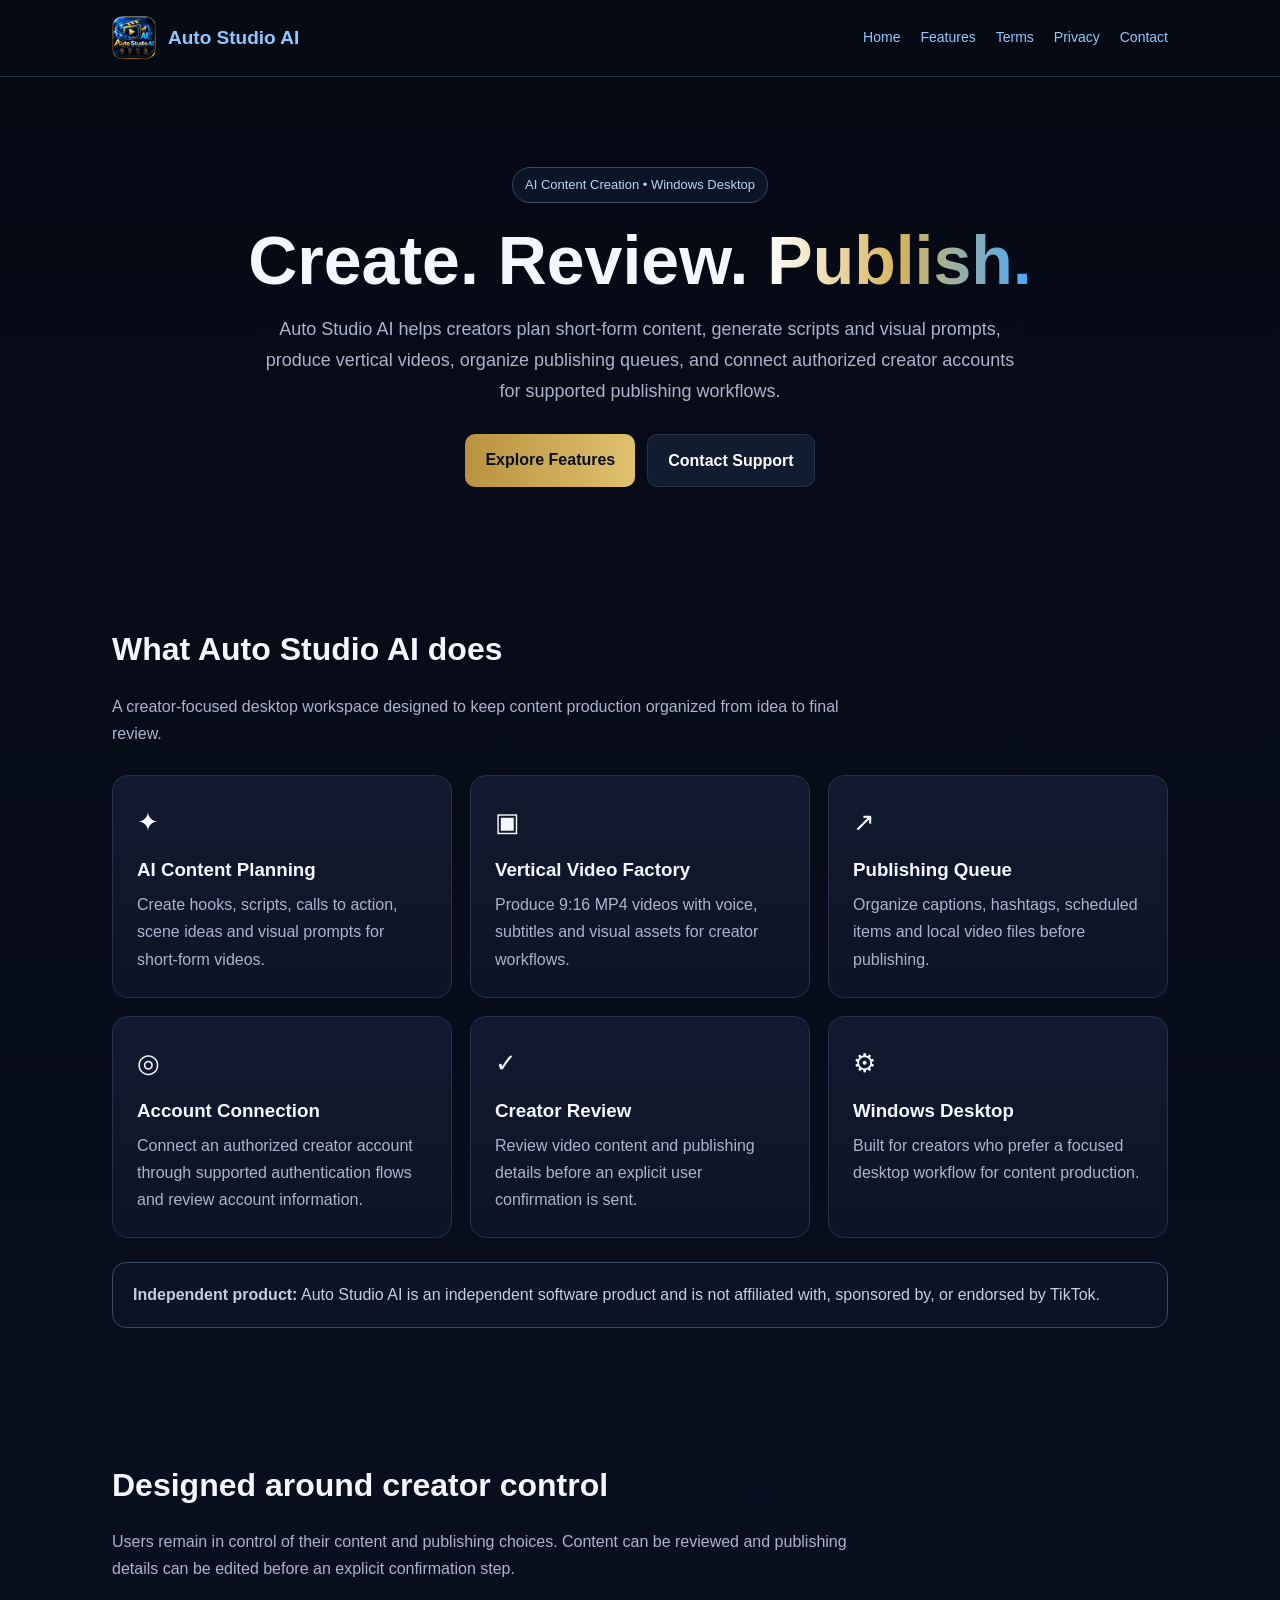
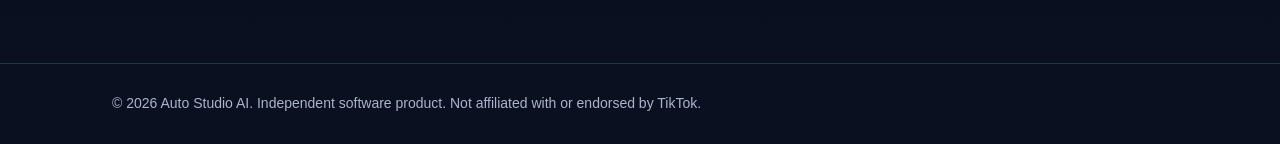
<file: index.html>
<!doctype html><html lang="en"><head><meta charset="utf-8">
<meta name="viewport" content="width=device-width,initial-scale=1"><meta name="description" content="Auto Studio AI is a desktop content creation and publishing assistant for creators.">
<title>Home | Auto Studio AI</title><link rel="stylesheet" href="style.css"></head><body>
<header><div class="container nav">
  <a class="brand" href="index.html"><img src="assets/auto-studio-ai-icon.png" alt="Auto Studio AI">Auto Studio AI</a>
  <nav class="navlinks">
    <a href="index.html">Home</a><a href="index.html#features">Features</a>
    <a href="terms.html">Terms</a><a href="privacy.html">Privacy</a><a href="contact.html">Contact</a>
  </nav>
</div></header>

<main>
<section class="hero"><div class="container">
<span class="badge">AI Content Creation • Windows Desktop</span>
<h1>Create. Review. <span class="gradient">Publish.</span></h1>
<p class="lead">Auto Studio AI helps creators plan short-form content, generate scripts and visual prompts, produce vertical videos, organize publishing queues, and connect authorized creator accounts for supported publishing workflows.</p>
<div class="btns"><a class="btn primary" href="#features">Explore Features</a><a class="btn" href="contact.html">Contact Support</a></div>
</div></section>

<section class="section" id="features"><div class="container">
<h2>What Auto Studio AI does</h2>
<p class="section-intro">A creator-focused desktop workspace designed to keep content production organized from idea to final review.</p>
<div class="grid">
<div class="card"><div class="icon">✦</div><h3>AI Content Planning</h3><p>Create hooks, scripts, calls to action, scene ideas and visual prompts for short-form videos.</p></div>
<div class="card"><div class="icon">▣</div><h3>Vertical Video Factory</h3><p>Produce 9:16 MP4 videos with voice, subtitles and visual assets for creator workflows.</p></div>
<div class="card"><div class="icon">↗</div><h3>Publishing Queue</h3><p>Organize captions, hashtags, scheduled items and local video files before publishing.</p></div>
<div class="card"><div class="icon">◎</div><h3>Account Connection</h3><p>Connect an authorized creator account through supported authentication flows and review account information.</p></div>
<div class="card"><div class="icon">✓</div><h3>Creator Review</h3><p>Review video content and publishing details before an explicit user confirmation is sent.</p></div>
<div class="card"><div class="icon">⚙</div><h3>Windows Desktop</h3><p>Built for creators who prefer a focused desktop workflow for content production.</p></div>
</div>
<div class="notice"><strong>Independent product:</strong> Auto Studio AI is an independent software product and is not affiliated with, sponsored by, or endorsed by TikTok.</div>
</div></section>

<section class="section"><div class="container">
<h2>Designed around creator control</h2>
<p class="section-intro">Users remain in control of their content and publishing choices. Content can be reviewed and publishing details can be edited before an explicit confirmation step.</p>
</div></section>
</main>

<footer><div class="container">© 2026 Auto Studio AI. Independent software product. Not affiliated with or endorsed by TikTok.</div></footer>
</body></html>
</file>
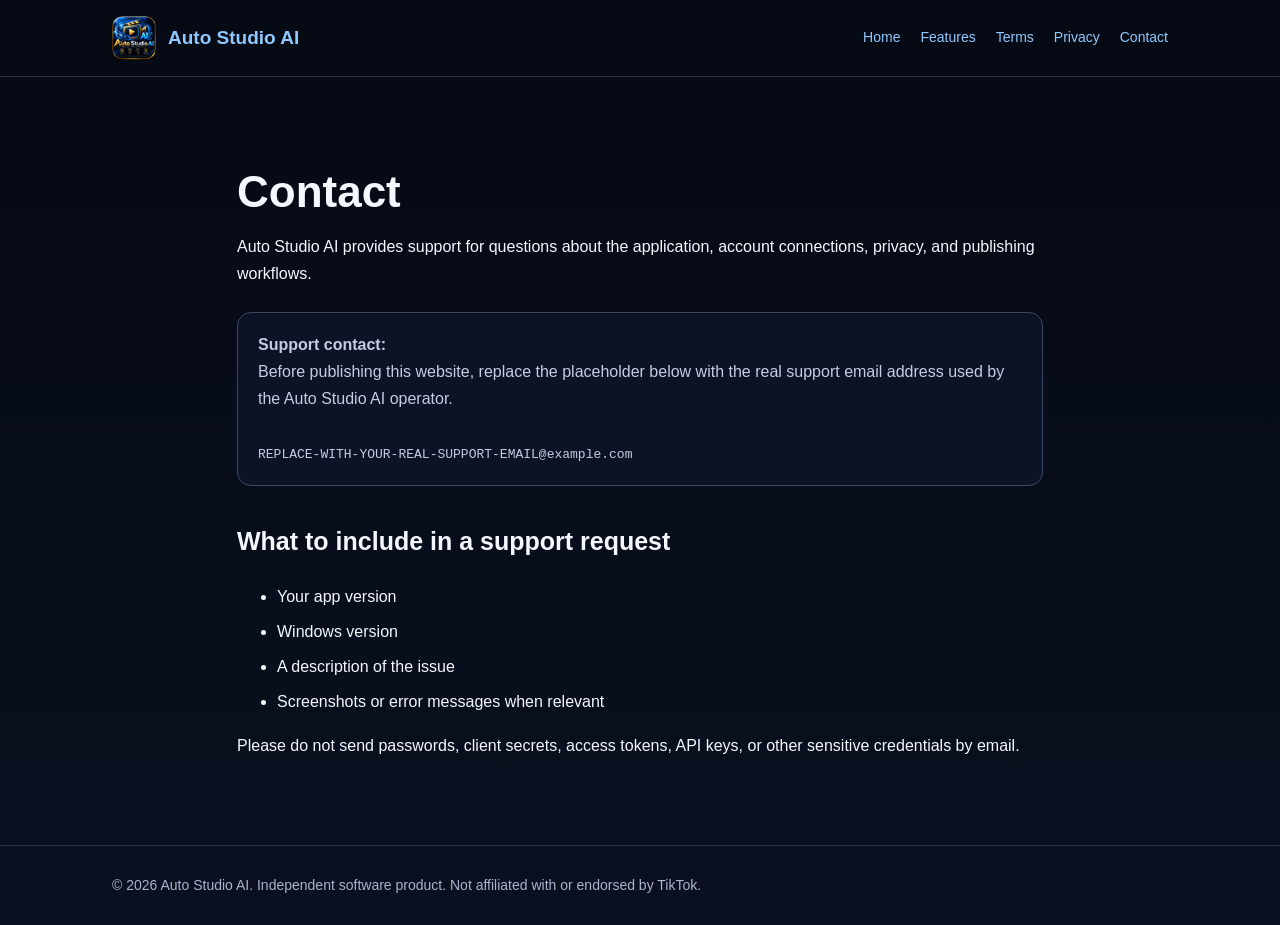
<file: contact.html>
<!doctype html><html lang="en"><head><meta charset="utf-8">
<meta name="viewport" content="width=device-width,initial-scale=1"><meta name="description" content="Auto Studio AI is a desktop content creation and publishing assistant for creators.">
<title>Contact | Auto Studio AI</title><link rel="stylesheet" href="style.css"></head><body>
<header><div class="container nav">
  <a class="brand" href="index.html"><img src="assets/auto-studio-ai-icon.png" alt="Auto Studio AI">Auto Studio AI</a>
  <nav class="navlinks">
    <a href="index.html">Home</a><a href="index.html#features">Features</a>
    <a href="terms.html">Terms</a><a href="privacy.html">Privacy</a><a href="contact.html">Contact</a>
  </nav>
</div></header>

<main><div class="container legal">
<h1>Contact</h1>
<p>Auto Studio AI provides support for questions about the application, account connections, privacy, and publishing workflows.</p>
<div class="notice">
<strong>Support contact:</strong><br>
Before publishing this website, replace the placeholder below with the real support email address used by the Auto Studio AI operator.
<br><br><code>REPLACE-WITH-YOUR-REAL-SUPPORT-EMAIL@example.com</code>
</div>
<h2>What to include in a support request</h2>
<ul><li>Your app version</li><li>Windows version</li><li>A description of the issue</li><li>Screenshots or error messages when relevant</li></ul>
<p>Please do not send passwords, client secrets, access tokens, API keys, or other sensitive credentials by email.</p>
</div></main>

<footer><div class="container">© 2026 Auto Studio AI. Independent software product. Not affiliated with or endorsed by TikTok.</div></footer>
</body></html>
</file>
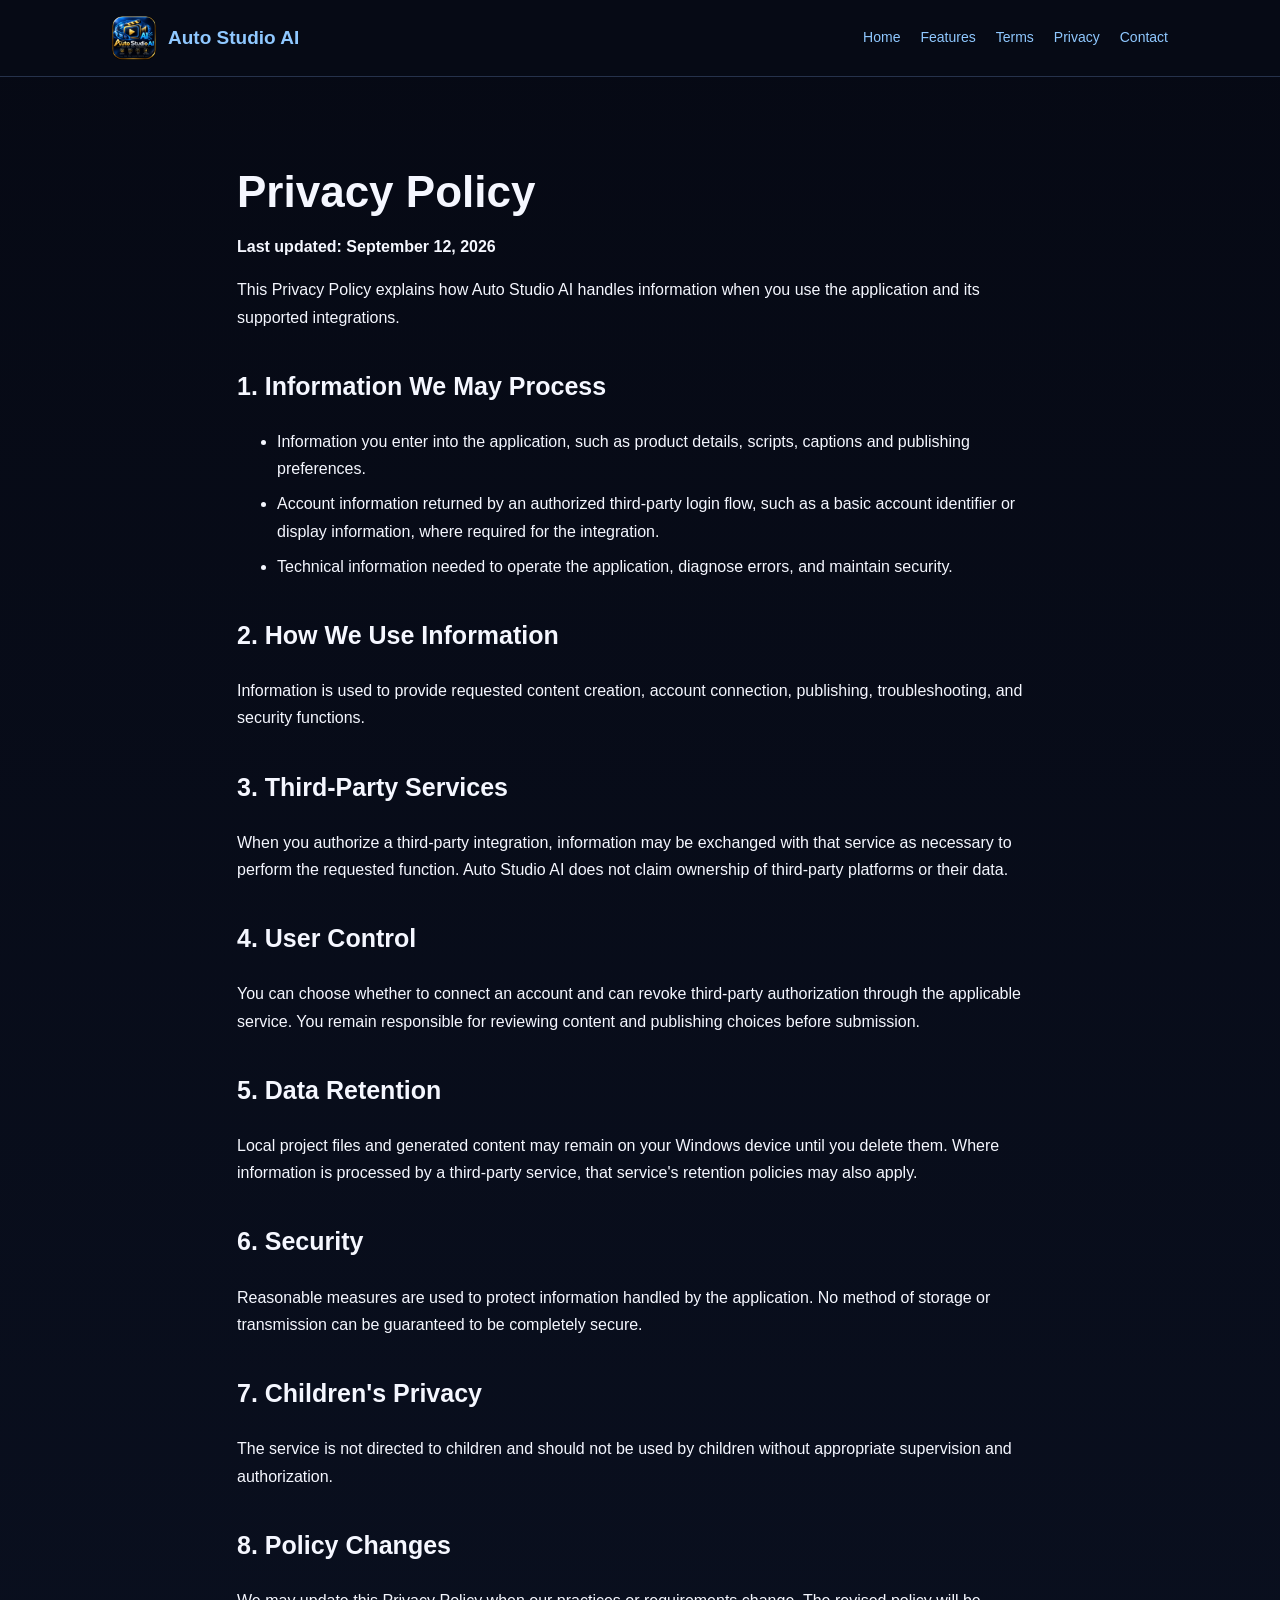
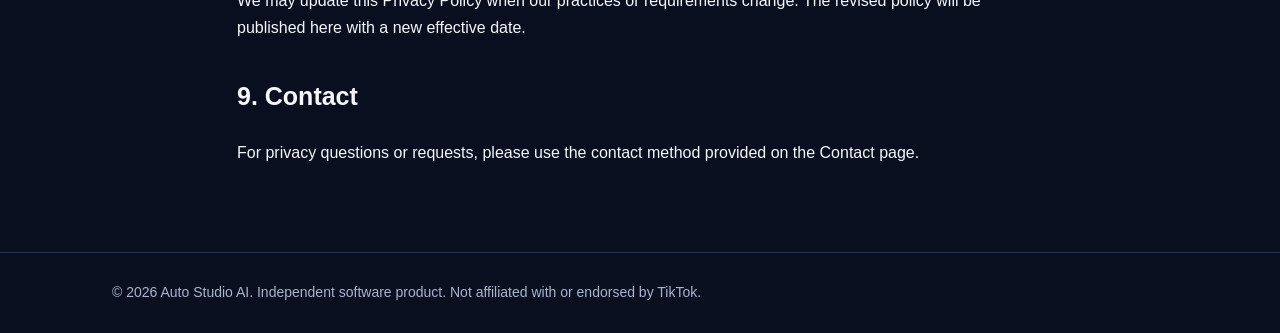
<file: privacy.html>
<!doctype html><html lang="en"><head><meta charset="utf-8">
<meta name="viewport" content="width=device-width,initial-scale=1"><meta name="description" content="Auto Studio AI is a desktop content creation and publishing assistant for creators.">
<title>Privacy Policy | Auto Studio AI</title><link rel="stylesheet" href="style.css"></head><body>
<header><div class="container nav">
  <a class="brand" href="index.html"><img src="assets/auto-studio-ai-icon.png" alt="Auto Studio AI">Auto Studio AI</a>
  <nav class="navlinks">
    <a href="index.html">Home</a><a href="index.html#features">Features</a>
    <a href="terms.html">Terms</a><a href="privacy.html">Privacy</a><a href="contact.html">Contact</a>
  </nav>
</div></header>

<main><div class="container legal">
<h1>Privacy Policy</h1>
<p><strong>Last updated: September 12, 2026</strong></p>
<p>This Privacy Policy explains how Auto Studio AI handles information when you use the application and its supported integrations.</p>
<h2>1. Information We May Process</h2><ul>
<li>Information you enter into the application, such as product details, scripts, captions and publishing preferences.</li>
<li>Account information returned by an authorized third-party login flow, such as a basic account identifier or display information, where required for the integration.</li>
<li>Technical information needed to operate the application, diagnose errors, and maintain security.</li>
</ul>
<h2>2. How We Use Information</h2><p>Information is used to provide requested content creation, account connection, publishing, troubleshooting, and security functions.</p>
<h2>3. Third-Party Services</h2><p>When you authorize a third-party integration, information may be exchanged with that service as necessary to perform the requested function. Auto Studio AI does not claim ownership of third-party platforms or their data.</p>
<h2>4. User Control</h2><p>You can choose whether to connect an account and can revoke third-party authorization through the applicable service. You remain responsible for reviewing content and publishing choices before submission.</p>
<h2>5. Data Retention</h2><p>Local project files and generated content may remain on your Windows device until you delete them. Where information is processed by a third-party service, that service's retention policies may also apply.</p>
<h2>6. Security</h2><p>Reasonable measures are used to protect information handled by the application. No method of storage or transmission can be guaranteed to be completely secure.</p>
<h2>7. Children's Privacy</h2><p>The service is not directed to children and should not be used by children without appropriate supervision and authorization.</p>
<h2>8. Policy Changes</h2><p>We may update this Privacy Policy when our practices or requirements change. The revised policy will be published here with a new effective date.</p>
<h2>9. Contact</h2><p>For privacy questions or requests, please use the contact method provided on the Contact page.</p>
</div></main>

<footer><div class="container">© 2026 Auto Studio AI. Independent software product. Not affiliated with or endorsed by TikTok.</div></footer>
</body></html>
</file>
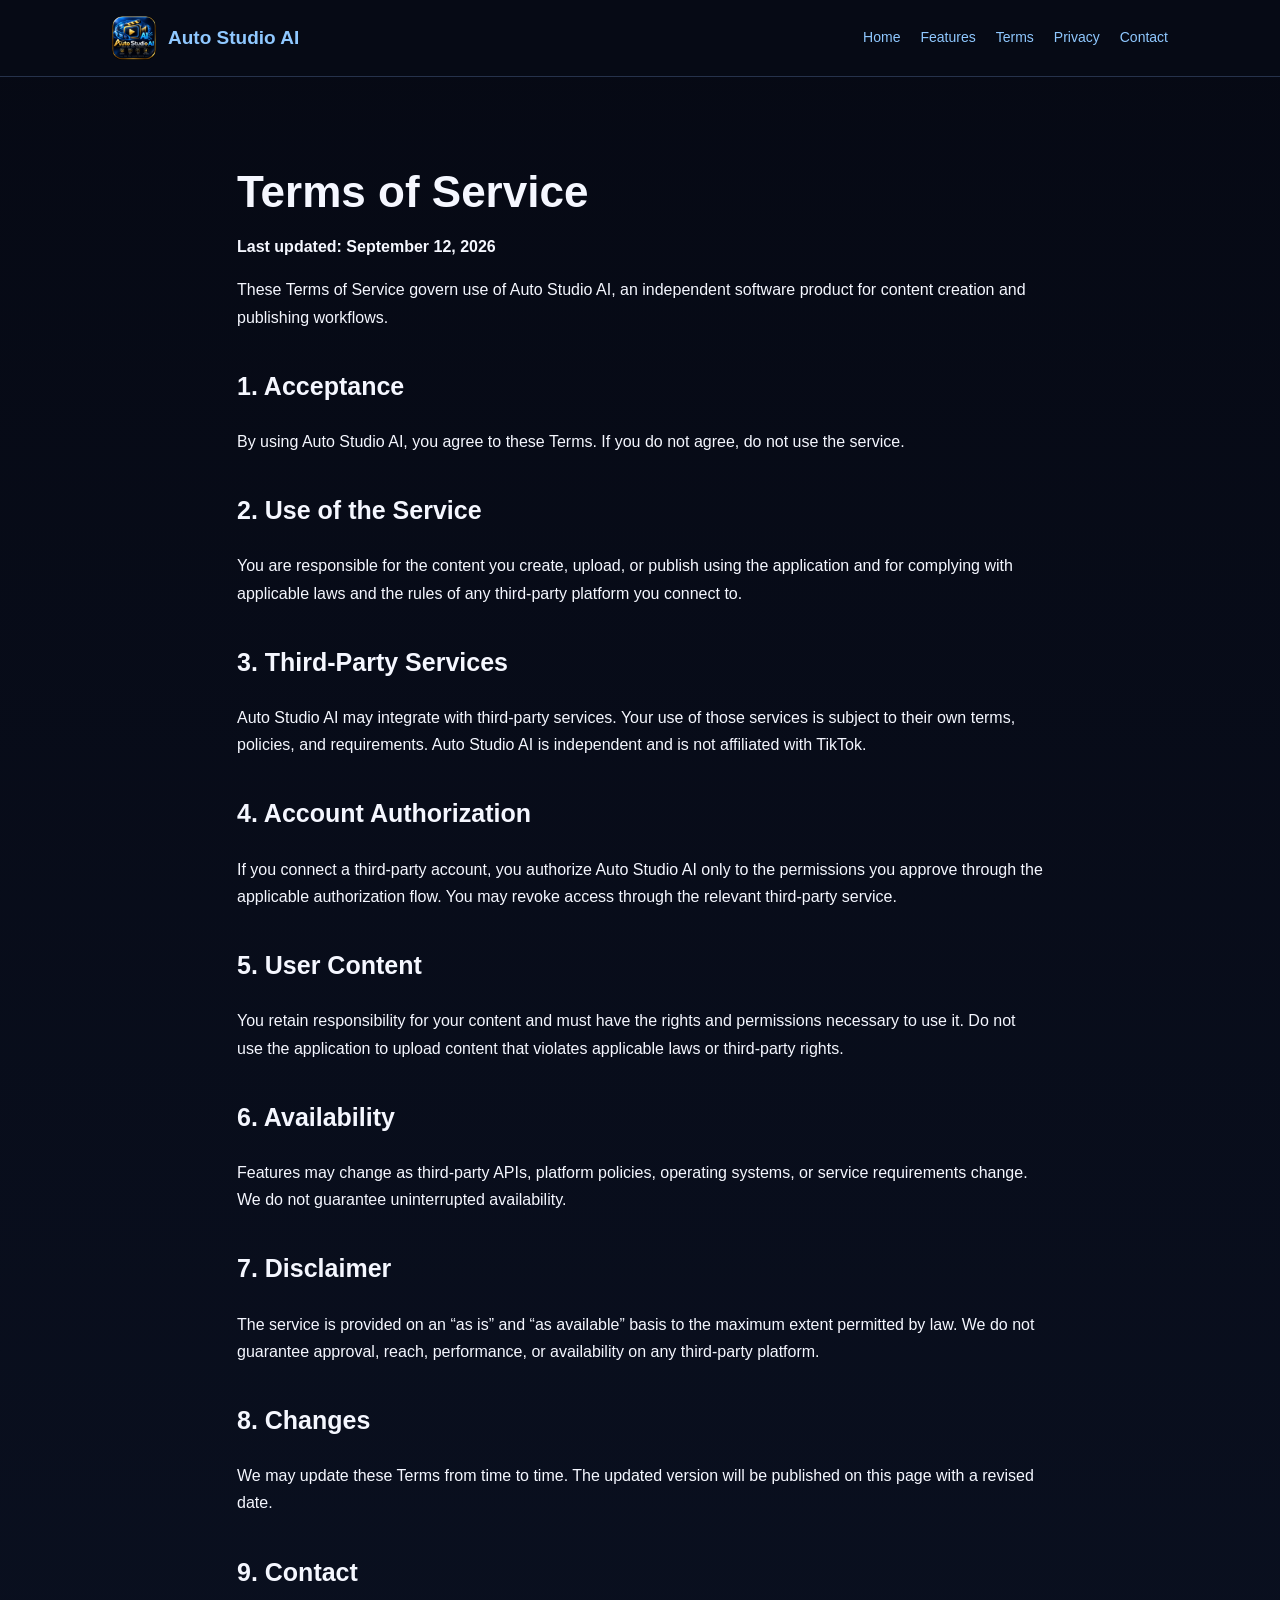
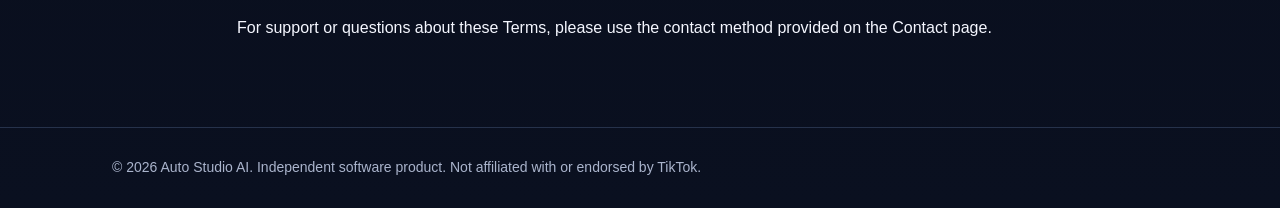
<file: terms.html>
<!doctype html><html lang="en"><head><meta charset="utf-8">
<meta name="viewport" content="width=device-width,initial-scale=1"><meta name="description" content="Auto Studio AI is a desktop content creation and publishing assistant for creators.">
<title>Terms of Service | Auto Studio AI</title><link rel="stylesheet" href="style.css"></head><body>
<header><div class="container nav">
  <a class="brand" href="index.html"><img src="assets/auto-studio-ai-icon.png" alt="Auto Studio AI">Auto Studio AI</a>
  <nav class="navlinks">
    <a href="index.html">Home</a><a href="index.html#features">Features</a>
    <a href="terms.html">Terms</a><a href="privacy.html">Privacy</a><a href="contact.html">Contact</a>
  </nav>
</div></header>

<main><div class="container legal">
<h1>Terms of Service</h1>
<p><strong>Last updated: September 12, 2026</strong></p>
<p>These Terms of Service govern use of Auto Studio AI, an independent software product for content creation and publishing workflows.</p>
<h2>1. Acceptance</h2><p>By using Auto Studio AI, you agree to these Terms. If you do not agree, do not use the service.</p>
<h2>2. Use of the Service</h2><p>You are responsible for the content you create, upload, or publish using the application and for complying with applicable laws and the rules of any third-party platform you connect to.</p>
<h2>3. Third-Party Services</h2><p>Auto Studio AI may integrate with third-party services. Your use of those services is subject to their own terms, policies, and requirements. Auto Studio AI is independent and is not affiliated with TikTok.</p>
<h2>4. Account Authorization</h2><p>If you connect a third-party account, you authorize Auto Studio AI only to the permissions you approve through the applicable authorization flow. You may revoke access through the relevant third-party service.</p>
<h2>5. User Content</h2><p>You retain responsibility for your content and must have the rights and permissions necessary to use it. Do not use the application to upload content that violates applicable laws or third-party rights.</p>
<h2>6. Availability</h2><p>Features may change as third-party APIs, platform policies, operating systems, or service requirements change. We do not guarantee uninterrupted availability.</p>
<h2>7. Disclaimer</h2><p>The service is provided on an “as is” and “as available” basis to the maximum extent permitted by law. We do not guarantee approval, reach, performance, or availability on any third-party platform.</p>
<h2>8. Changes</h2><p>We may update these Terms from time to time. The updated version will be published on this page with a revised date.</p>
<h2>9. Contact</h2><p>For support or questions about these Terms, please use the contact method provided on the Contact page.</p>
</div></main>

<footer><div class="container">© 2026 Auto Studio AI. Independent software product. Not affiliated with or endorsed by TikTok.</div></footer>
</body></html>
</file>
<file: style.css>
:root{
  --bg:#070b16; --panel:#0d1425; --panel2:#111a30; --text:#f5f7ff;
  --muted:#aab4cc; --gold:#d7b35a; --blue:#48a8ff; --line:#26324b;
}
*{box-sizing:border-box} body{margin:0;font-family:Inter,Segoe UI,Arial,sans-serif;background:linear-gradient(180deg,#060914,#0a1020);color:var(--text);line-height:1.7}
a{color:#8fc8ff;text-decoration:none} a:hover{text-decoration:underline}
.container{max-width:1100px;margin:auto;padding:0 22px}
header{border-bottom:1px solid var(--line);background:rgba(7,11,22,.92);position:sticky;top:0;backdrop-filter:blur(12px);z-index:10}
.nav{height:76px;display:flex;align-items:center;justify-content:space-between;gap:18px}.brand{display:flex;align-items:center;gap:12px;font-weight:800;font-size:19px}
.brand img{width:44px;height:44px;border-radius:10px}.navlinks{display:flex;gap:20px;flex-wrap:wrap;font-size:14px}
.hero{padding:90px 0 70px;text-align:center}.badge{display:inline-block;border:1px solid #3a4968;background:#0c1528;padding:6px 12px;border-radius:999px;color:#bcd2f3;font-size:13px}
h1{font-size:clamp(38px,6vw,68px);line-height:1.05;margin:22px 0 18px}.gradient{background:linear-gradient(90deg,#fff,#d7b35a,#48a8ff);-webkit-background-clip:text;background-clip:text;color:transparent}
.lead{max-width:760px;margin:auto;color:var(--muted);font-size:18px}
.btns{margin-top:28px;display:flex;justify-content:center;gap:12px;flex-wrap:wrap}.btn{padding:12px 20px;border-radius:10px;border:1px solid var(--line);background:#121c31;color:#fff;font-weight:700}.btn.primary{background:linear-gradient(90deg,#b8923f,#e0c16e);color:#08101e;border:0}
.section{padding:65px 0}.section h2{font-size:32px;margin:0 0 12px}.section-intro{color:var(--muted);max-width:760px}
.grid{display:grid;grid-template-columns:repeat(3,1fr);gap:18px;margin-top:28px}.card{background:linear-gradient(180deg,var(--panel2),var(--panel));border:1px solid var(--line);border-radius:16px;padding:24px}.icon{font-size:26px}.card h3{margin:10px 0 5px}.card p{margin:0;color:var(--muted)}
.notice{border:1px solid #3b4965;background:#0b1324;border-radius:14px;padding:18px 20px;margin-top:24px;color:#c5cee0}
footer{border-top:1px solid var(--line);padding:28px 0;color:var(--muted);font-size:14px}.legal{max-width:850px;padding:70px 22px}.legal h1{font-size:44px}.legal h2{font-size:25px;margin-top:34px}.legal li{margin:8px 0}
@media(max-width:800px){.grid{grid-template-columns:1fr}.nav{height:auto;padding:14px 0;align-items:flex-start}.navlinks{gap:10px}.hero{padding-top:60px}}
</file>
